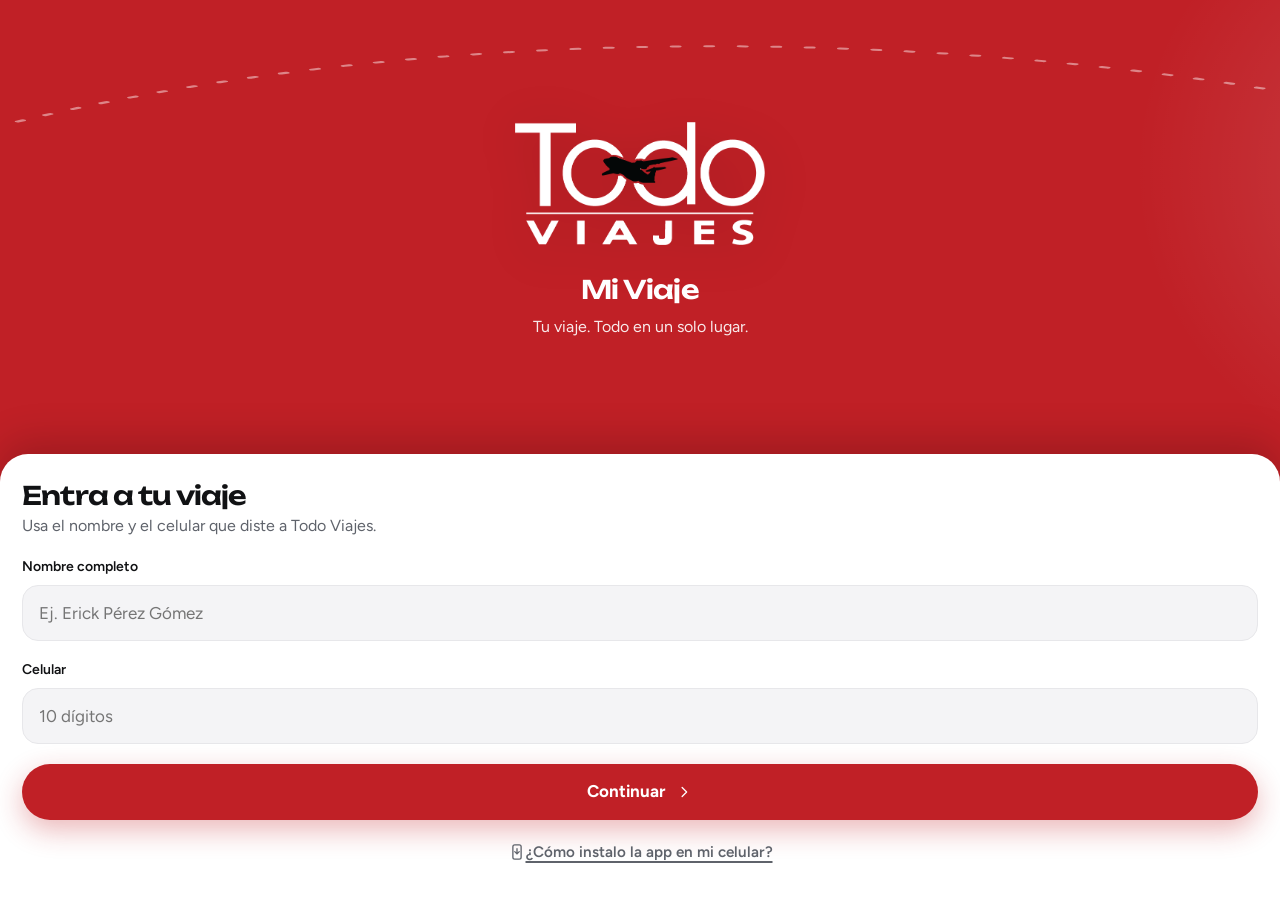
<file: index.html>
<!doctype html>
<html lang="es">
<head>
<meta charset="utf-8">
<meta name="viewport" content="width=device-width,initial-scale=1,viewport-fit=cover">
<meta name="theme-color" content="#C02026">
<meta name="apple-mobile-web-app-capable" content="yes">
<meta name="apple-mobile-web-app-status-bar-style" content="black-translucent">
<meta name="apple-mobile-web-app-title" content="Mi Viaje">
<title>Mi Viaje · Todo Viajes</title>
<meta name="description" content="Tu viaje. Todo en un solo lugar.">
<link rel="manifest" href="/manifest.webmanifest">
<link rel="icon" href="/assets/favicon.png" type="image/png">
<link rel="apple-touch-icon" href="/assets/apple-touch-icon.png">
<link rel="preload" as="image" href="/assets/logo-on-red.png">
<link rel="preconnect" href="https://fonts.googleapis.com">
<link rel="preconnect" href="https://fonts.gstatic.com" crossorigin>
<link href="https://fonts.googleapis.com/css2?family=Figtree:wght@400;600;700;800&family=Unbounded:wght@500;600&display=swap" rel="stylesheet">
<link rel="stylesheet" href="/assets/app.css">
</head>
<body data-tema="tropical">
<div id="root"><div class="skel" aria-busy="true"><i style="height:44px;width:40%"></i><i style="height:300px"></i><i style="height:120px"></i></div></div>
<div class="toast" id="toast"></div>
<script src="/config.js"></script>
<script src="/assets/app.js"></script>
</body>
</html>
</file>
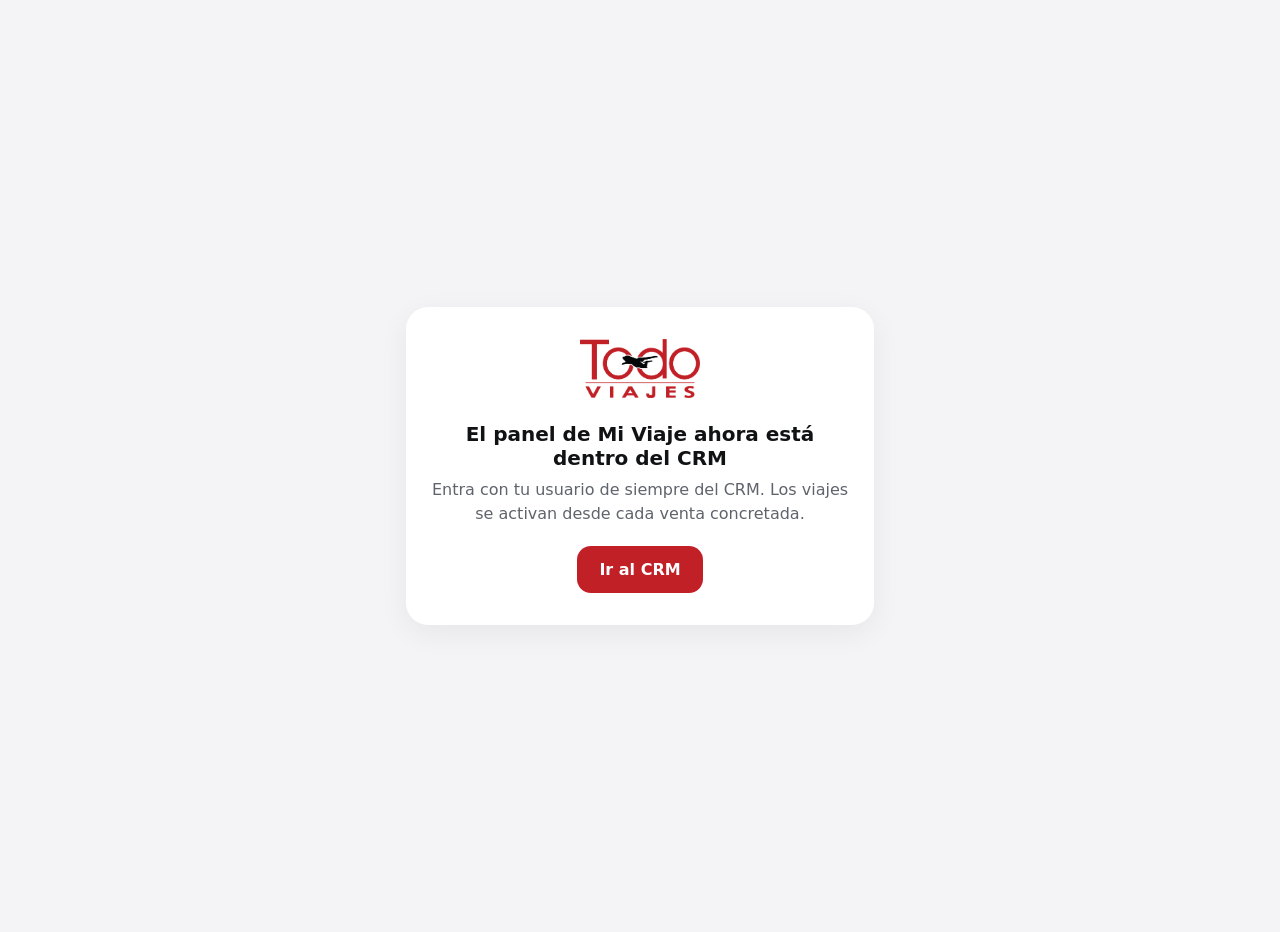
<file: panel/index.html>
<!doctype html>
<html lang="es">
<head>
<meta charset="utf-8">
<meta name="viewport" content="width=device-width,initial-scale=1">
<title>Panel Mi Viaje · Todo Viajes</title>
<meta http-equiv="refresh" content="4;url=https://todoviajes-registro.netlify.app">
<style>
  :root{--rojo:#C02026;--tinta:#111214;--papel:#F4F4F6;--gris:#5F636B}
  body{margin:0;min-height:100vh;display:grid;place-items:center;background:var(--papel);color:var(--tinta);font-family:system-ui,-apple-system,"Segoe UI",sans-serif;padding:16px}
  main{max-width:420px;text-align:center;background:#fff;border-radius:22px;padding:32px 24px;box-shadow:0 8px 30px rgba(0,0,0,.06)}
  img{width:120px}
  h1{font-size:20px;margin:20px 0 8px}
  p{color:var(--gris);line-height:1.5;margin:0 0 20px}
  a{display:inline-block;background:var(--rojo);color:#fff;text-decoration:none;font-weight:600;padding:14px 22px;border-radius:14px}
</style>
</head>
<body>
<main>
  <img src="/assets/logo.png" alt="Todo Viajes">
  <h1>El panel de Mi Viaje ahora está dentro del CRM</h1>
  <p>Entra con tu usuario de siempre del CRM. Los viajes se activan desde cada venta concretada.</p>
  <a href="https://todoviajes-registro.netlify.app">Ir al CRM</a>
</main>
</body>
</html>
</file>
<file: assets/app.css>
/* =====================================================================
   MI VIAJE · TODO VIAJES — Sistema visual
   Marca: rojo Todo Viajes + tinta + blanco. El destino tiñe solo la portada.
   Tipografía: Unbounded (display, eco de "VIAJES") + Figtree (texto).
   Ritmo 8pt · objetivos táctiles ≥ 44px · movimiento con significado.
   ===================================================================== */
:root{
  /* Marca */
  --rojo:#C02026; --rojo-700:#9B171C; --rojo-900:#5E0D11; --rojo-50:#FDEEEE; --rojo-100:#F9D6D7;
  --tinta:#111214; --tinta-80:#2A2C31; --gris:#5F636B; --gris-2:#8C9097; --linea:#E7E7EA;
  --papel:#F4F4F6; --blanco:#FFFFFF;
  --ok:#14804A; --ok-50:#E6F4EC; --aviso:#B26A00; --aviso-50:#FFF3DC;
  /* Destino (portada) */
  --dest-a:#0B4F5C; --dest-b:#11847D; --dest-c:#F2B562;
  /* Tipografía */
  --display:'Unbounded','Arial Black',system-ui,sans-serif;
  --texto:'Figtree',system-ui,-apple-system,'Segoe UI',Roboto,sans-serif;
  /* Forma */
  --r-xl:28px; --r-lg:22px; --r-md:16px; --r-sm:12px;
  --sombra-1:0 1px 2px rgba(17,18,20,.05),0 2px 8px rgba(17,18,20,.05);
  --sombra-2:0 2px 4px rgba(17,18,20,.04),0 12px 32px rgba(17,18,20,.10);
  --sombra-rojo:0 10px 28px rgba(192,32,38,.32);
  /* Movimiento */
  --t-press:120ms; --t-med:260ms; --t-slow:700ms;
  --ease:cubic-bezier(.2,.8,.2,1); --spring:cubic-bezier(.34,1.56,.64,1);
  /* Layout */
  --tabbar:68px; --safe-t:env(safe-area-inset-top,0px); --safe-b:env(safe-area-inset-bottom,0px);
  color-scheme:light;
}
[data-tema=tropical]{--dest-a:#0B4F5C;--dest-b:#11847D;--dest-c:#F2B562}
[data-tema=europa]{--dest-a:#2B1D2A;--dest-b:#5B2F44;--dest-c:#D7B47A}
[data-tema=aventura]{--dest-a:#1C3322;--dest-b:#3D6B42;--dest-c:#E0A458}
[data-tema=urbano]{--dest-a:#101522;--dest-b:#2B3550;--dest-c:#9DB4D9}
[data-tema=mexico]{--dest-a:#3E1410;--dest-b:#A3361F;--dest-c:#F0B83E}
[data-tema=crucero]{--dest-a:#0B2545;--dest-b:#1B5E9A;--dest-c:#9FD3EA}
[data-tema=otro]{--dest-a:#1A1C22;--dest-b:#3A3F4B;--dest-c:#E8A0A2}

*{box-sizing:border-box;-webkit-tap-highlight-color:transparent}
html{-webkit-text-size-adjust:100%;text-size-adjust:100%}
html,body{margin:0;background:var(--papel);color:var(--tinta);font-family:var(--texto);font-size:16px;line-height:1.5;-webkit-font-smoothing:antialiased}
body{min-height:100dvh;overflow-x:hidden;overscroll-behavior-y:none}
button{font:inherit;color:inherit;border:0;background:none;cursor:pointer;padding:0}
input{font:inherit;color:inherit}
a{color:inherit;text-decoration:none}
img{display:block;max-width:100%}
svg.i{width:22px;height:22px;flex:none;stroke:currentColor;fill:none;stroke-width:1.75;stroke-linecap:round;stroke-linejoin:round}
svg.i.sm{width:18px;height:18px} svg.i.lg{width:26px;height:26px}
:focus-visible{outline:3px solid var(--rojo);outline-offset:2px;border-radius:8px}
.hidden{display:none!important}
.sr{position:absolute;width:1px;height:1px;overflow:hidden;clip:rect(0 0 0 0);white-space:nowrap}

/* Pulsación: respuesta táctil inmediata (≤150ms), sin mover el layout */
.tap{transition:transform var(--t-press) var(--ease),background-color var(--t-med),box-shadow var(--t-med)}
.tap:active{transform:scale(.97)}

.app{max-width:560px;margin:0 auto;min-height:100dvh;position:relative;padding-bottom:calc(var(--tabbar) + var(--safe-b) + 28px)}
.muted{color:var(--gris)}
.small{font-size:.875rem}

/* ---------- Tipografía (4 tamaños, 2 pesos por familia) ---------- */
.d-xl{font-family:var(--display);font-weight:600;font-size:clamp(2.1rem,10.5vw,2.9rem);line-height:1.02;letter-spacing:-.035em}
.d-lg{font-family:var(--display);font-weight:600;font-size:1.6rem;line-height:1.1;letter-spacing:-.03em}
.d-md{font-family:var(--display);font-weight:500;font-size:1.15rem;line-height:1.2;letter-spacing:-.02em}
.kicker{font-size:.8125rem;font-weight:600;color:var(--gris);letter-spacing:.01em}

/* ---------- Esqueleto de carga ---------- */
.skel{padding:calc(var(--safe-t) + 20px) 20px}
.skel i{display:block;border-radius:var(--r-lg);background:linear-gradient(90deg,#E9E9EC 0%,#F6F6F8 50%,#E9E9EC 100%);background-size:200% 100%;animation:shimmer 1.2s linear infinite;margin-bottom:14px}
@keyframes shimmer{to{background-position:-200% 0}}

/* =====================================================================
   LOGIN
   ===================================================================== */
.login{min-height:100dvh;display:flex;flex-direction:column;background:var(--rojo);color:#fff;position:relative;overflow:hidden}
.login::before{content:"";position:absolute;inset:-20% -40% auto auto;width:120vw;height:120vw;max-width:700px;max-height:700px;border-radius:50%;background:radial-gradient(circle,rgba(255,255,255,.14),transparent 62%)}
.login-top{flex:1;display:flex;flex-direction:column;align-items:center;justify-content:center;text-align:center;padding:calc(var(--safe-t) + 40px) 28px 32px;position:relative}
.login-logo{width:min(62vw,250px);height:auto;filter:drop-shadow(0 8px 24px rgba(0,0,0,.15))}
.login-arc{position:absolute;left:0;right:0;top:calc(var(--safe-t) + 12px);height:150px;width:100%;pointer-events:none}
.login-arc path{stroke:rgba(255,255,255,.45);stroke-width:2;stroke-dasharray:2 9;fill:none;stroke-linecap:round}
.login-plane{offset-path:path("M -20 130 C 120 10, 300 10, 440 90");offset-rotate:auto;animation:fly 5.5s var(--ease) .3s both;width:30px;height:30px;position:absolute;left:0;top:calc(var(--safe-t) + 12px);color:#fff}
@keyframes fly{from{offset-distance:0%;opacity:0}10%{opacity:1}90%{opacity:1}to{offset-distance:100%;opacity:0}}
.login-title{font-family:var(--display);font-weight:600;font-size:1.6rem;letter-spacing:-.03em;margin:26px 0 6px}
.login-sub{opacity:.9;margin:0;max-width:26ch}
.sheet{background:var(--blanco);color:var(--tinta);border-radius:var(--r-xl) var(--r-xl) 0 0;padding:28px 22px calc(26px + var(--safe-b));box-shadow:0 -12px 40px rgba(0,0,0,.18);position:relative;animation:sheetIn .5s var(--ease) both}
@keyframes sheetIn{from{transform:translateY(40px);opacity:0}}
.sheet h2{margin:0 0 4px}
.field{display:block;margin-top:18px}
.field > span{display:block;font-size:.875rem;font-weight:600;margin-bottom:8px}
.field input{width:100%;height:56px;border-radius:var(--r-md);border:1.5px solid var(--linea);background:var(--papel);padding:0 16px;font-size:1.0625rem;outline:none;transition:border-color var(--t-med),background-color var(--t-med)}
.field input:focus{border-color:var(--tinta);background:#fff}
.msg{margin-top:12px;font-size:.9rem;font-weight:600;color:var(--rojo-700);min-height:1.35em}
.msg:empty{min-height:0;margin:0}
.btn{display:flex;align-items:center;justify-content:center;gap:10px;width:100%;min-height:56px;padding:0 22px;border-radius:999px;background:var(--rojo);color:#fff;font-weight:700;font-size:1.0625rem;margin-top:20px;box-shadow:var(--sombra-rojo);transition:transform var(--t-press) var(--ease),opacity var(--t-med),background-color var(--t-med)}
.btn:active{transform:scale(.97);background:var(--rojo-700)}
.btn[disabled]{opacity:.55;box-shadow:none}
.btn.ink{background:var(--tinta);box-shadow:0 10px 24px rgba(17,18,20,.22)}
.btn.light{background:rgba(255,255,255,.16);box-shadow:none;color:#fff;border:1px solid rgba(255,255,255,.28)}
.btn.white{background:#fff;color:var(--rojo);box-shadow:0 10px 24px rgba(0,0,0,.18)}
.btn.wa{background:#1E9E52;box-shadow:0 10px 24px rgba(30,158,82,.28)}
.link{display:flex;align-items:center;justify-content:center;min-height:44px;margin-top:6px;font-weight:600;color:var(--gris);font-size:.95rem;width:100%}
.link u{text-decoration-thickness:1.5px;text-underline-offset:4px}

/* PIN de 4 casillas (un solo input real encima: compatible con autocompletar y lectores) */
.pin{position:relative;display:flex;gap:12px;justify-content:center;margin:26px 0 6px}
.pin input{position:absolute;inset:0;width:100%;height:100%;opacity:0;font-size:16px;caret-color:transparent;z-index:2}
.pin b{width:60px;height:68px;border-radius:18px;border:1.5px solid var(--linea);background:var(--papel);display:grid;place-items:center;transition:border-color var(--t-med),background-color var(--t-med)}
.pin b::after{content:"";width:14px;height:14px;border-radius:50%;background:var(--tinta);transform:scale(0);transition:transform var(--t-med) var(--spring)}
.pin b.on::after{transform:scale(1)}
.pin b.cur{border-color:var(--tinta);background:#fff}
.pin.shake{animation:shake .4s}
@keyframes shake{20%,60%{transform:translateX(-8px)}40%,80%{transform:translateX(8px)}}

/* =====================================================================
   PORTADA (hero) + BOLETO
   ===================================================================== */
.hero{position:relative;color:#fff;padding:calc(var(--safe-t) + 14px) 20px 132px;background:
  radial-gradient(90% 70% at 100% 0%,color-mix(in srgb,var(--dest-c) 55%,transparent) 0%,transparent 60%),
  linear-gradient(170deg,var(--dest-a) 0%,var(--dest-b) 100%);overflow:hidden}
.hero.img{background:#1b1c1f;min-height:calc(var(--safe-t) + 340px)}
.hero-img{position:absolute;inset:0;background-size:cover;background-position:center 40%;background-repeat:no-repeat;transform:scale(1.06);animation:kenburns 14s ease-out both;opacity:0;transition:opacity .6s var(--ease)}
.hero-img.on{opacity:1}
@keyframes kenburns{to{transform:scale(1)}}
.hero-img::after{content:"";position:absolute;inset:0;background:linear-gradient(180deg,rgba(0,0,0,.5) 0%,rgba(0,0,0,.08) 38%,rgba(0,0,0,.08) 62%,rgba(0,0,0,.45) 100%)}
.hero.img .hello,.hero.img .topbar{text-shadow:0 1px 8px rgba(0,0,0,.35)}
.hero > :not(.hero-img):not(.hero-arc){position:relative}
.hero-arc{position:absolute;inset:auto 0 70px 0;width:100%;height:120px;opacity:.5}
.hero-arc path{stroke:#fff;stroke-width:1.5;stroke-dasharray:2 8;fill:none;stroke-linecap:round}
.topbar{display:flex;align-items:center;justify-content:space-between;min-height:44px}
.topbar img{height:30px;width:auto}
.avatar{width:44px;height:44px;border-radius:50%;background:rgba(255,255,255,.18);border:1px solid rgba(255,255,255,.35);display:grid;place-items:center;font-weight:700;backdrop-filter:blur(10px);-webkit-backdrop-filter:blur(10px)}
.hello{margin-top:22px;font-size:1.0625rem;opacity:.95}
.hello b{font-weight:700}
.stage-chip{display:inline-flex;align-items:center;gap:8px;margin-top:10px;padding:7px 12px 7px 10px;border-radius:999px;background:rgba(255,255,255,.16);border:1px solid rgba(255,255,255,.22);font-size:.8125rem;font-weight:600;backdrop-filter:blur(10px);-webkit-backdrop-filter:blur(10px)}
.stage-chip i{width:8px;height:8px;border-radius:50%;background:#fff;box-shadow:0 0 0 0 rgba(255,255,255,.7);animation:pulse 2s infinite}
@keyframes pulse{70%{box-shadow:0 0 0 8px rgba(255,255,255,0)}100%{box-shadow:0 0 0 0 rgba(255,255,255,0)}}

/* Boleto: muescas laterales y línea perforada */
.ticket{position:relative;margin:-112px 16px 0;background:var(--blanco);border-radius:var(--r-xl);box-shadow:var(--sombra-2);z-index:2;
  -webkit-mask:radial-gradient(circle 13px at 0 var(--cut,62%),#0000 98%,#000) left/51% 100% no-repeat,radial-gradient(circle 13px at 100% var(--cut,62%),#0000 98%,#000) right/51% 100% no-repeat;
          mask:radial-gradient(circle 13px at 0 var(--cut,62%),#0000 98%,#000) left/51% 100% no-repeat,radial-gradient(circle 13px at 100% var(--cut,62%),#0000 98%,#000) right/51% 100% no-repeat;
  animation:rise .7s var(--ease) both}
@keyframes rise{from{transform:translateY(24px);opacity:0}}
.ticket-a{padding:22px 22px 18px}
.ticket-b{padding:16px 22px 20px;border-top:2px dashed var(--linea);margin:0 14px;padding-left:8px;padding-right:8px}
.route{display:flex;align-items:center;gap:12px}
.route .code{font-family:var(--display);font-weight:600;font-size:1.6rem;letter-spacing:-.02em;line-height:1}
.route .city{font-size:.8125rem;color:var(--gris);margin-top:4px}
.route .mid{flex:1;display:flex;align-items:center;gap:6px;color:var(--rojo);min-width:30px}
.route .mid::before,.route .mid::after{content:"";flex:1;border-top:2px dotted var(--rojo-100)}
.route .end{text-align:right}
.dest-name{display:flex;align-items:baseline;gap:10px;margin-top:2px}
.dest-flag{font-size:1.6rem;line-height:1}
.dates{display:flex;align-items:center;gap:8px;margin-top:10px;color:var(--gris);font-weight:600;font-size:.9375rem}
.count-row{display:flex;align-items:center;justify-content:space-between;gap:12px}
.count-label{font-weight:600;line-height:1.25;max-width:13ch}
.count-label small{display:block;font-weight:400;color:var(--gris);font-size:.875rem;margin-top:2px}

/* Tablero de aeropuerto (split-flap) */
.flap{display:flex;gap:5px}
.flap span{position:relative;width:46px;height:62px;border-radius:10px;background:var(--tinta);color:#fff;font-family:var(--display);font-weight:600;font-size:2.1rem;display:grid;place-items:center;overflow:hidden;box-shadow:inset 0 -2px 0 rgba(255,255,255,.06)}
.flap span::after{content:"";position:absolute;left:0;right:0;top:50%;height:1.5px;background:rgba(0,0,0,.55);box-shadow:0 1px 0 rgba(255,255,255,.07)}
.flap span.go{animation:flip .55s var(--ease) both}
.flap span.tick{animation:tick .16s linear both}
@keyframes tick{0%{transform:rotateX(70deg);opacity:.55}100%{transform:none;opacity:1}}
.flap.landed{animation:landed .5s var(--spring) both}
@keyframes landed{0%{transform:scale(1)}40%{transform:scale(1.08)}100%{transform:scale(1)}}
.count-label small{transition:opacity .4s var(--ease),transform .4s var(--ease)}
.count-row.counting .count-label small{opacity:0;transform:translateY(4px)}
@keyframes flip{0%{transform:rotateX(90deg);opacity:.2}60%{transform:rotateX(-12deg);opacity:1}100%{transform:none}}
.flap.big span{width:54px;height:72px;font-size:2.5rem}
.big-word{font-family:var(--display);font-weight:600;font-size:1.6rem;letter-spacing:-.03em;line-height:1.1}

/* =====================================================================
   SECCIONES / TARJETAS
   ===================================================================== */
.section{margin:28px 16px 0}
.sec-head{display:flex;align-items:center;justify-content:space-between;gap:12px;margin:0 4px 12px;min-height:32px}
.sec-head h3{margin:0}
.sec-head .more{display:inline-flex;align-items:center;gap:2px;color:var(--rojo);font-weight:700;font-size:.9375rem;min-height:44px;padding-left:8px}
.card{background:var(--blanco);border-radius:var(--r-lg);box-shadow:var(--sombra-1);overflow:hidden}
.card-p{padding:20px}

/* Plan de vuelo: progreso del viaje como una ruta */
.flightplan{padding:20px 20px 16px}
.fp-top{display:flex;align-items:flex-end;justify-content:space-between}
.fp-pct{font-family:var(--display);font-weight:600;font-size:2.4rem;letter-spacing:-.04em;line-height:1}
.fp-pct small{font-size:1rem;letter-spacing:0;margin-left:2px}
.fp-svg{display:block;width:100%;height:84px;margin-top:6px;overflow:visible}
.fp-base{stroke:var(--linea);stroke-width:2.5;fill:none;stroke-dasharray:3 7;stroke-linecap:round}
.fp-done{stroke:var(--rojo);stroke-width:3;fill:none;stroke-linecap:round}
.fp-dot{fill:#fff;stroke:var(--linea);stroke-width:2.5}
.fp-dot.ok{fill:var(--rojo);stroke:var(--rojo)}
.fp-plane{color:var(--tinta)}
.fp-steps{display:grid;grid-template-columns:repeat(5,1fr);margin-top:2px;text-align:center;font-size:.75rem;font-weight:600;color:var(--gris-2)}
.fp-steps .ok{color:var(--tinta)}

/* Siguiente paso: CTA en la zona del pulgar */
.next{display:flex;align-items:center;gap:14px;width:100%;text-align:left;padding:18px 18px 18px 16px;border-radius:var(--r-lg);background:var(--rojo);color:#fff;box-shadow:var(--sombra-rojo);position:relative;overflow:hidden}
.next::after{content:"";position:absolute;right:-30px;top:-30px;width:120px;height:120px;border-radius:50%;background:rgba(255,255,255,.08)}
.next .ic{width:48px;height:48px;border-radius:14px;background:rgba(255,255,255,.16);display:grid;place-items:center;flex:none}
.next .t small{display:block;font-size:.8125rem;opacity:.85;font-weight:600}
.next .t strong{display:block;font-size:1.0625rem;line-height:1.3;margin-top:2px}
.next .chev{margin-left:auto;opacity:.85}
.next.ink{background:var(--tinta);box-shadow:0 10px 24px rgba(17,18,20,.2)}

.tiles{display:grid;grid-template-columns:1fr 1fr;gap:12px}
.tile{background:var(--blanco);border-radius:var(--r-lg);box-shadow:var(--sombra-1);padding:16px;text-align:left;width:100%;min-height:136px;display:flex;flex-direction:column}
.tile-top{display:flex;align-items:center;justify-content:space-between;min-height:44px}
.tile-top .bub{width:36px;height:36px;border-radius:11px;display:grid;place-items:center;background:var(--rojo-50);color:var(--rojo)}
.tile .k{font-size:.8125rem;font-weight:600;color:var(--gris);margin-top:auto;padding-top:12px}
.tile .v{font-family:var(--display);font-weight:600;font-size:1.25rem;letter-spacing:-.02em;line-height:1.2}
.tile .s{font-size:.8125rem;color:var(--gris)}
.ring{--p:0;width:40px;height:40px;border-radius:50%;background:conic-gradient(var(--rojo) calc(var(--p)*1%),var(--rojo-50) 0);display:grid;place-items:center}
.ring::after{content:"";width:30px;height:30px;border-radius:50%;background:#fff}

/* Tarjetas de segmentos */
.seg{padding:18px 20px;position:relative}
.seg + .seg{border-top:1px solid var(--linea)}
.seg-type{display:inline-flex;align-items:center;gap:8px;font-size:.8125rem;font-weight:700;color:var(--rojo)}
.seg-type .bub{width:30px;height:30px;border-radius:9px;background:var(--rojo-50);display:grid;place-items:center}
.seg-title{margin:10px 0 2px}
.seg-place{display:flex;align-items:flex-start;gap:6px;font-size:.9rem;color:var(--gris);margin-top:6px}
.seg-place a{text-decoration:underline;text-underline-offset:3px;text-decoration-color:var(--linea)}
.meta{display:grid;grid-template-columns:1fr 1fr;gap:12px 16px;margin-top:14px}
.meta div span{display:block;font-size:.75rem;font-weight:600;color:var(--gris)}
.meta div b{font-weight:700;font-size:.9375rem}
.seg-desc{margin-top:12px;font-size:.9375rem;color:var(--gris);white-space:pre-line}
.boarding{display:flex;align-items:center;gap:10px;margin-top:12px}
.boarding .code{font-family:var(--display);font-weight:600;font-size:1.5rem;letter-spacing:-.02em;line-height:1}
.boarding .time{font-size:.875rem;color:var(--gris);font-weight:600;margin-top:4px}
.boarding .mid{flex:1;display:flex;align-items:center;color:var(--rojo)}
.boarding .mid::before,.boarding .mid::after{content:"";flex:1;border-top:2px dotted var(--rojo-100)}
.boarding .r{text-align:right}

/* =====================================================================
   MI VIAJE
   ===================================================================== */
.page-head{padding:calc(var(--safe-t) + 22px) 20px 8px}
.page-head .kicker{display:flex;align-items:center;gap:8px}
.page-head h1{margin:8px 0 6px}
.subnav{position:sticky;top:0;z-index:12;display:flex;gap:8px;overflow-x:auto;padding:calc(var(--safe-t) + 10px) 16px 10px;background:color-mix(in srgb,var(--papel) 88%,transparent);backdrop-filter:blur(14px);-webkit-backdrop-filter:blur(14px);scrollbar-width:none}
.subnav::-webkit-scrollbar{display:none}
.subnav button{flex:none;min-height:40px;padding:0 16px;border-radius:999px;background:var(--blanco);box-shadow:var(--sombra-1);font-weight:600;font-size:.9375rem;color:var(--tinta-80)}
.subnav button.on{background:var(--tinta);color:#fff}
.trip-switch{display:flex;gap:10px;overflow-x:auto;padding:4px 20px 6px;scrollbar-width:none}
.trip-switch::-webkit-scrollbar{display:none}
.trip-switch button{flex:none;display:flex;align-items:center;gap:8px;min-height:44px;padding:0 14px;border-radius:14px;background:var(--blanco);box-shadow:var(--sombra-1);font-weight:600}
.trip-switch button.on{outline:2px solid var(--rojo)}
.travelers{display:flex;align-items:center;gap:10px;margin-top:12px}
.faces{display:flex}
.faces b{width:32px;height:32px;border-radius:50%;background:var(--tinta);color:#fff;display:grid;place-items:center;font-size:.8125rem;font-weight:700;border:2px solid var(--papel);margin-left:-8px}
.faces b:first-child{margin-left:0;background:var(--rojo)}

.days{display:flex;gap:8px;overflow-x:auto;padding:2px 4px 12px;scrollbar-width:none;scroll-snap-type:x mandatory}
.days::-webkit-scrollbar{display:none}
.day{flex:none;scroll-snap-align:start;width:64px;min-height:76px;border-radius:18px;background:var(--blanco);box-shadow:var(--sombra-1);display:flex;flex-direction:column;align-items:center;justify-content:center;gap:2px}
.day small{font-size:.75rem;font-weight:600;color:var(--gris)}
.day b{font-family:var(--display);font-weight:600;font-size:1.25rem;line-height:1.1}
.day.on{background:var(--rojo);color:#fff;box-shadow:var(--sombra-rojo)}
.day.on small{color:rgba(255,255,255,.85)}
.day.today:not(.on){outline:2px solid var(--rojo-100)}
.tl{padding:8px 0}
.tl-item{display:grid;grid-template-columns:64px 20px 1fr;gap:0 10px;padding:12px 18px 12px 14px;position:relative;animation:rise .4s var(--ease) both}
.tl-time{font-weight:700;font-size:.875rem;text-align:right;padding-top:1px}
.tl-rail{position:relative;display:flex;justify-content:center}
.tl-rail::before{content:"";position:absolute;top:0;bottom:-24px;width:2px;background:var(--rojo-100)}
.tl-item:last-child .tl-rail::before{display:none}
.tl-rail i{position:relative;width:14px;height:14px;border-radius:50%;background:#fff;border:3px solid var(--rojo);margin-top:3px}
.tl-body .t{font-weight:700;display:flex;align-items:center;gap:8px}
.tl-body .d{font-size:.875rem;color:var(--gris)}
.empty-note{display:flex;gap:14px;align-items:center;padding:20px;color:var(--gris)}
.empty-note .bub{width:44px;height:44px;border-radius:14px;background:var(--papel);display:grid;place-items:center;flex:none;color:var(--tinta-80)}

/* Pagos: anillo + recibo */
.pay-top{display:flex;align-items:center;gap:18px;padding:20px}
.donut{width:104px;height:104px;flex:none;position:relative}
.donut svg{width:100%;height:100%;transform:rotate(-90deg)}
.donut .bg{stroke:var(--rojo-50);stroke-width:10;fill:none}
.donut .fg{stroke:var(--rojo);stroke-width:10;fill:none;stroke-linecap:round;transition:stroke-dashoffset 1.2s var(--ease)}
.donut .lbl{position:absolute;inset:0;display:grid;place-items:center;text-align:center;font-family:var(--display);font-weight:600;font-size:1.25rem;letter-spacing:-.02em;line-height:1}
.donut .lbl small{display:block;font-family:var(--texto);font-weight:600;font-size:.6875rem;color:var(--gris);letter-spacing:0;margin-top:4px}
.amounts{flex:1;display:grid;gap:10px}
.amounts div span{display:block;font-size:.8125rem;font-weight:600;color:var(--gris)}
.amounts div b{font-weight:700;font-size:1.0625rem}
.amounts .paid b{color:var(--ok)}
.receipt{border-top:2px dashed var(--linea);margin:0 16px;padding:8px 0 4px}
.mile{display:grid;grid-template-columns:28px 1fr auto;gap:12px;align-items:center;padding:12px 4px}
.mile + .mile{border-top:1px solid var(--linea)}
.mile .st{width:28px;height:28px;border-radius:50%;display:grid;place-items:center;background:var(--papel);color:var(--gris)}
.mile .st.ok{background:var(--ok-50);color:var(--ok)}
.mile .st.due{background:var(--aviso-50);color:var(--aviso)}
.mile .st.late{background:var(--rojo-50);color:var(--rojo)}
.mile .t{font-weight:700}
.mile .d{font-size:.8125rem;color:var(--gris)}
.mile .r{text-align:right;font-size:.875rem;font-weight:600}
.badge{display:inline-flex;align-items:center;gap:6px;padding:5px 10px;border-radius:999px;font-size:.75rem;font-weight:700;background:var(--papel);color:var(--tinta-80)}
.badge.ok{background:var(--ok-50);color:var(--ok)} .badge.due{background:var(--aviso-50);color:var(--aviso)} .badge.late{background:var(--rojo-50);color:var(--rojo-700)} .badge.red{background:var(--rojo-50);color:var(--rojo-700)}
.sub-title{font-size:.8125rem;font-weight:700;color:var(--gris);padding:14px 20px 0}

/* Documentos estilo cartera */
.wallet{display:grid;gap:10px}
.doc{display:flex;align-items:center;gap:14px;width:100%;text-align:left;padding:16px;border-radius:var(--r-lg);background:var(--blanco);box-shadow:var(--sombra-1);position:relative;overflow:hidden;min-height:72px}
.doc::before{content:"";position:absolute;left:0;top:0;bottom:0;width:5px;background:var(--c,var(--rojo))}
.doc .bub{width:44px;height:44px;border-radius:13px;display:grid;place-items:center;background:color-mix(in srgb,var(--c,var(--rojo)) 12%,#fff);color:var(--c,var(--rojo));flex:none}
.doc .t{font-weight:700;line-height:1.3}
.doc .d{font-size:.8125rem;color:var(--gris)}
.doc .open{margin-left:auto;display:flex;align-items:center;gap:4px;font-weight:700;font-size:.875rem;color:var(--rojo)}
.doc.loading .open{opacity:.5}

/* Checklist con trazo animado */
.check{display:flex;align-items:center;gap:14px;width:100%;text-align:left;padding:14px 20px;min-height:60px}
.check + .check{border-top:1px solid var(--linea)}
.check .box{width:28px;height:28px;border-radius:9px;border:2px solid #CFCFD4;flex:none;display:grid;place-items:center;transition:background-color var(--t-med),border-color var(--t-med)}
.check .box svg{width:16px;height:16px;stroke:#fff;stroke-width:3;fill:none;stroke-linecap:round;stroke-linejoin:round;stroke-dasharray:24;stroke-dashoffset:24;transition:stroke-dashoffset .35s var(--ease) .05s}
.check.on .box{background:var(--rojo);border-color:var(--rojo)}
.check.on .box svg{stroke-dashoffset:0}
.check .txt{transition:color var(--t-med)}
.check.on .txt{color:var(--gris);text-decoration:line-through;text-decoration-color:var(--gris-2)}
.check.locked{cursor:default}
.check .who{margin-left:auto;font-size:.75rem;color:var(--gris);font-weight:600;display:flex;align-items:center;gap:4px;flex:none}
.cl-head{display:flex;align-items:center;gap:14px;padding:18px 20px 6px}
.mini-bar{flex:1;height:6px;border-radius:99px;background:var(--rojo-50);overflow:hidden}
.mini-bar i{display:block;height:100%;background:var(--rojo);border-radius:99px;transform-origin:left;transition:transform .8s var(--ease)}

.text-card{padding:18px 20px;white-space:pre-line}
.contact{display:flex;align-items:center;gap:14px;padding:16px 20px;width:100%;min-height:72px}
.contact .ava{width:48px;height:48px;border-radius:50%;background:var(--tinta);color:#fff;display:grid;place-items:center;font-weight:700;flex:none}
.contact .t{font-weight:700}
.contact .d{font-size:.875rem;color:var(--gris)}
.contact .go{margin-left:auto;width:44px;height:44px;border-radius:50%;background:#1E9E52;color:#fff;display:grid;place-items:center}

/* =====================================================================
   BENEFICIOS
   ===================================================================== */
.invite{position:relative;background:var(--rojo);color:#fff;border-radius:var(--r-xl);overflow:hidden;box-shadow:var(--sombra-rojo);
  -webkit-mask:radial-gradient(circle 14px at 0 var(--cut,66%),#0000 98%,#000) left/51% 100% no-repeat,radial-gradient(circle 14px at 100% var(--cut,66%),#0000 98%,#000) right/51% 100% no-repeat;
          mask:radial-gradient(circle 14px at 0 var(--cut,66%),#0000 98%,#000) left/51% 100% no-repeat,radial-gradient(circle 14px at 100% var(--cut,66%),#0000 98%,#000) right/51% 100% no-repeat}
.invite-a{padding:24px 22px 22px;position:relative}
.invite-a::after{content:"";position:absolute;right:-50px;top:-50px;width:200px;height:200px;border-radius:50%;border:28px solid rgba(255,255,255,.07)}
.invite-a > *{position:relative;z-index:1}
.invite .kick{display:inline-flex;align-items:center;gap:8px;font-weight:600;font-size:.875rem;opacity:.92}
.invite h2{margin:12px 0 8px}
.invite p{margin:0;opacity:.92}
.invite-b{border-top:2px dashed rgba(255,255,255,.35);margin:0 18px;padding:18px 4px 22px}
.code-box{display:flex;align-items:center;justify-content:space-between;gap:12px;background:rgba(0,0,0,.16);border-radius:var(--r-md);padding:14px 16px}
.code-box small{display:block;font-size:.75rem;opacity:.8;font-weight:600}
.code-box b{font-family:var(--display);font-weight:600;font-size:1.6rem;letter-spacing:.06em}
.code-box button{min-width:44px;min-height:44px;border-radius:12px;background:rgba(255,255,255,.16);display:grid;place-items:center;color:#fff}
.invite .row-btns{display:grid;grid-template-columns:1fr 1fr;gap:10px}
.invite .row-btns .btn{margin-top:10px;font-size:.9375rem;min-height:48px;white-space:nowrap;padding:0 12px;gap:8px}
.stats{display:grid;grid-template-columns:1fr 1fr;gap:12px}
.stat{background:var(--blanco);border-radius:var(--r-lg);box-shadow:var(--sombra-1);padding:18px}
.stat b{display:block;font-family:var(--display);font-weight:600;font-size:2.2rem;letter-spacing:-.04em;line-height:1}
.stat span{display:block;font-size:.875rem;color:var(--gris);margin-top:8px;line-height:1.3}
.goal{padding:18px 20px}
.goal .dots{display:flex;gap:8px;margin-top:12px}
.goal .dots i{flex:1;height:8px;border-radius:99px;background:var(--rojo-50)}
.goal .dots i.on{background:var(--rojo)}
.coupon{display:flex;align-items:center;gap:14px;padding:16px 18px;border-radius:var(--r-lg);background:var(--blanco);box-shadow:var(--sombra-1);border:1.5px dashed var(--rojo-100);position:relative}
.coupon + .coupon{margin-top:10px}
.coupon .bub{width:44px;height:44px;border-radius:13px;display:grid;place-items:center;background:var(--rojo-50);color:var(--rojo);flex:none}
.coupon.used{opacity:.6;border-color:var(--linea)}
.coupon.used .bub{background:var(--papel);color:var(--gris)}
.coupon .t{font-weight:700;line-height:1.3}
.coupon .d{font-size:.8125rem;color:var(--gris)}
.coupon .badge{margin-left:auto;flex:none}
.friend{display:flex;align-items:center;gap:12px;padding:12px 20px;min-height:60px}
.friend + .friend{border-top:1px solid var(--linea)}
.friend .ava{width:38px;height:38px;border-radius:50%;background:var(--rojo-50);color:var(--rojo);display:grid;place-items:center;font-weight:700}

/* =====================================================================
   PERFIL / PASAPORTE
   ===================================================================== */
.passport{margin:0 16px;border-radius:14px 22px 22px 14px;background:repeating-radial-gradient(circle at 115% -10%,rgba(255,255,255,.07) 0 1px,transparent 1px 12px),linear-gradient(135deg,var(--rojo) 0%,var(--rojo-700) 100%);color:#fff;padding:24px 22px;position:relative;overflow:hidden;box-shadow:var(--sombra-rojo),inset 10px 0 0 rgba(0,0,0,.12);min-height:200px;display:flex;flex-direction:column;animation:rise .6s var(--ease) both}
.passport::after{content:"";position:absolute;inset:12px 12px 12px 22px;border:1px solid rgba(255,255,255,.22);border-radius:10px;pointer-events:none}
.passport img{width:130px;height:auto}
.passport .pname{margin-top:auto}
.passport .pname small{display:block;opacity:.8;font-size:.8125rem;font-weight:600}
.passport .pname b{font-family:var(--display);font-weight:500;font-size:1.15rem;letter-spacing:-.01em}
.passport .pcount{position:absolute;right:22px;top:22px;text-align:right}
.passport .pcount b{display:block;font-family:var(--display);font-weight:600;font-size:2.2rem;line-height:1}
.passport .pcount small{font-size:.75rem;opacity:.85;font-weight:600}
.stamps{display:grid;grid-template-columns:repeat(3,1fr);gap:14px;padding:18px}
.stamp{aspect-ratio:1;color:var(--rojo);position:relative;display:grid;place-items:center;transform:rotate(var(--rot,-8deg));animation:stamp .5s var(--spring) both;animation-delay:calc(var(--i,0) * 90ms)}
.stamp svg{position:absolute;inset:0;width:100%;height:100%}
.stamp .f{font-size:1.6rem;line-height:1;position:relative}
@keyframes stamp{from{transform:rotate(var(--rot,-8deg)) scale(1.5);opacity:0}to{opacity:.95}}
.stamp.empty{color:#C9CAD0}
.stamp.empty span{transform:rotate(calc(var(--rot) * -1));font-size:.75rem;color:var(--gris-2);text-align:center;line-height:1.2;max-width:70%}
.list-row{display:flex;align-items:center;gap:14px;padding:14px 20px;width:100%;text-align:left;min-height:64px}
.list-row + .list-row{border-top:1px solid var(--linea)}
.list-row .bub{width:42px;height:42px;border-radius:12px;background:var(--papel);display:grid;place-items:center;flex:none;color:var(--tinta-80);font-size:1.3rem}
.list-row .t{font-weight:700}
.list-row .d{font-size:.8125rem;color:var(--gris)}
.list-row .r{margin-left:auto;color:var(--gris-2);display:flex;align-items:center;gap:6px;font-size:.8125rem;font-weight:600;flex:none}

/* =====================================================================
   NAVEGACIÓN
   ===================================================================== */
.tabbar{position:fixed;left:50%;transform:translateX(-50%);bottom:calc(10px + var(--safe-b));width:calc(100% - 24px);max-width:536px;height:var(--tabbar);border-radius:24px;background:rgba(255,255,255,.88);backdrop-filter:saturate(1.6) blur(18px);-webkit-backdrop-filter:saturate(1.6) blur(18px);box-shadow:0 10px 30px rgba(17,18,20,.14),0 0 0 1px rgba(17,18,20,.05);display:grid;grid-template-columns:repeat(4,1fr);z-index:30;padding:6px}
.tab{position:relative;display:flex;flex-direction:column;align-items:center;justify-content:center;gap:3px;font-size:.6875rem;font-weight:700;color:var(--gris);border-radius:18px;transition:color var(--t-med)}
.tab .i{width:24px;height:24px;transition:transform var(--t-med) var(--spring)}
.tab.on{color:var(--rojo)}
.tab.on::before{content:"";position:absolute;inset:0;border-radius:18px;background:var(--rojo-50);animation:pill .3s var(--ease) both}
.tab.on .i{transform:translateY(-1px) scale(1.06)}
.tab > *{position:relative}
@keyframes pill{from{transform:scale(.7);opacity:0}}
.help-fab{position:fixed;right:max(16px,calc(50% - 280px + 16px));bottom:calc(var(--tabbar) + var(--safe-b) + 24px);width:52px;height:52px;border-radius:50%;background:#1E9E52;color:#fff;display:grid;place-items:center;box-shadow:0 10px 24px rgba(30,158,82,.35);z-index:25}
.help-fab svg{width:26px;height:26px;fill:#fff}
.help-fab{transition:transform var(--t-med) var(--ease),opacity var(--t-med)}
.help-fab.away{transform:translateY(24px) scale(.6);opacity:0;pointer-events:none}

.toast{position:fixed;left:50%;bottom:calc(var(--tabbar) + var(--safe-b) + 28px);transform:translateX(-50%) translateY(16px);background:var(--tinta);color:#fff;padding:12px 18px;border-radius:14px;font-weight:600;font-size:.9375rem;opacity:0;transition:opacity var(--t-med),transform var(--t-med) var(--ease);z-index:50;pointer-events:none;max-width:calc(100% - 32px);text-align:center;display:flex;align-items:center;gap:8px}
.toast.show{opacity:1;transform:translateX(-50%) translateY(0)}

.view{animation:viewIn var(--t-med) var(--ease) both}
@keyframes viewIn{from{opacity:0;transform:translateY(8px)}}
.reveal{animation:rise .5s var(--ease) both;animation-delay:calc(var(--d,0) * 70ms)}
.empty-state{padding:calc(var(--safe-t) + 40px) 24px 24px;text-align:center}
.empty-state .bub{width:84px;height:84px;margin:0 auto 18px;border-radius:26px;background:var(--rojo-50);color:var(--rojo);display:grid;place-items:center}
.confetti{position:fixed;inset:0;pointer-events:none;z-index:60}
.foot{text-align:center;margin:28px 0 8px;color:var(--gris-2);font-size:.8125rem}
.foot img{height:22px;width:auto;margin:0 auto 8px;opacity:.9}

@media (min-width:430px){.section{margin-left:20px;margin-right:20px}.ticket{margin-left:20px;margin-right:20px}}
@media (max-width:359px){.flap span{width:40px;height:56px;font-size:1.8rem}.route .code{font-size:1.35rem}.pin b{width:54px;height:62px}}
@media (prefers-reduced-motion:reduce){*,*::before,*::after{animation-duration:.01ms!important;animation-delay:0ms!important;transition-duration:.01ms!important}}

.route .mid svg,.boarding .mid svg{transform:rotate(90deg)}
.login-plane svg{transform:rotate(90deg)}

/* =====================================================================
   INSTALAR LA APP · guía paso a paso
   ===================================================================== */
[hidden]{display:none!important}
body.no-scroll{overflow:hidden}
.inst-ov{position:fixed;inset:0;z-index:60;background:rgba(17,18,20,.5);display:flex;align-items:flex-end;justify-content:center;animation:fadeIn .25s ease both}
@keyframes fadeIn{from{opacity:0}}
.sheet.inst{width:100%;max-width:520px;max-height:92vh;overflow-y:auto;overscroll-behavior:contain;padding-top:22px}
.inst-x{position:absolute;top:10px;right:12px;width:44px;height:44px;border-radius:50%;font-size:1.6rem;line-height:1;color:var(--gris);display:grid;place-items:center}
.inst-head{display:flex;align-items:center;gap:14px;padding-right:36px}
.inst-head img{width:56px;height:56px;border-radius:14px;box-shadow:var(--sombra-1);flex:none}
.inst-head h2{margin:0}
.inst-head p{margin:4px 0 0;font-size:.9375rem}
.inst-tabs{display:flex;gap:4px;margin-top:18px;padding:4px;background:var(--papel);border-radius:999px}
.inst-tabs button{flex:1;min-height:40px;border-radius:999px;font-weight:700;color:var(--gris);font-size:.9375rem}
.inst-tabs button[aria-selected=true]{background:var(--blanco);color:var(--tinta);box-shadow:var(--sombra-1)}
.inst-warn{display:flex;gap:10px;align-items:flex-start;margin-top:14px;padding:12px 14px;border-radius:var(--r-md);background:var(--aviso-50);color:var(--aviso);font-weight:600;font-size:.9rem}
.inst-steps{list-style:none;margin:16px 0 0;padding:0;display:grid;gap:4px}
.inst-step{display:flex;gap:14px;padding:12px 0;animation:rise .45s var(--ease) both;animation-delay:calc(var(--i) * 70ms)}
.inst-step + .inst-step{border-top:1px solid var(--linea)}
.inst-n{flex:none;width:30px;height:30px;border-radius:50%;background:var(--rojo);color:#fff;font-weight:800;display:grid;place-items:center;font-size:.9375rem}
.inst-step .t{font-size:1rem;line-height:1.35}
.inst-step .d{font-size:.875rem;color:var(--gris);margin-top:3px;line-height:1.4}
.inst-demo{margin-top:8px}
.inst-chip{display:inline-flex;align-items:center;gap:8px;min-height:36px;padding:6px 12px;border-radius:10px;background:var(--papel);border:1px solid var(--linea);color:#0A84FF;font-size:.875rem}
.inst-chip b{color:var(--tinta);font-weight:600}
.inst-chip:not(:has(svg)) b{color:#0A84FF;font-weight:700}
.inst-banner{position:relative;display:flex;align-items:center;gap:12px;padding:14px 64px 14px 12px;border-radius:var(--r-lg);background:var(--tinta);color:#fff;box-shadow:var(--sombra-2)}
.inst-banner img{width:44px;height:44px;border-radius:11px;flex:none}
.inst-banner .tx{flex:1;min-width:0;display:flex;flex-direction:column;line-height:1.3}
.inst-banner .tx span{font-size:.8125rem;opacity:.8}
.inst-go{flex:none;min-height:40px;padding:0 14px;border-radius:999px;background:var(--rojo);color:#fff;font-weight:700;font-size:.875rem}
.inst-no{position:absolute;top:2px;right:2px;width:40px;height:40px;color:#fff;opacity:.6;font-size:1.3rem;line-height:1}
@media (prefers-reduced-motion: reduce){.inst-step,.inst-ov{animation:none}}

/* =====================================================================
   VUELO EN VIVO
   ===================================================================== */
.live-dot{position:relative;flex:none;width:12px;height:12px;border-radius:50%;background:#FF3B30;box-shadow:0 0 0 0 rgba(255,59,48,.6);animation:livePulse 1.6s infinite}
.live-dot.sm{width:8px;height:8px;display:inline-block;margin-right:2px;vertical-align:middle;background:currentColor}
@keyframes livePulse{0%{box-shadow:0 0 0 0 rgba(255,59,48,.55)}70%{box-shadow:0 0 0 10px rgba(255,59,48,0)}100%{box-shadow:0 0 0 0 rgba(255,59,48,0)}}
/* Panel del vuelo en vivo (dentro de la app) */
.vivo{margin-top:14px;border-radius:var(--r-md);background:#fff;border:1px solid var(--linea);padding:12px 14px;animation:rise .45s var(--ease) both}
.vivo.big{padding:14px;box-shadow:0 6px 18px rgba(17,18,20,.07)}
.vivo-load{display:flex;align-items:center;gap:10px;color:var(--gris);font-size:.88rem;min-height:28px}
.vivo-radar{position:relative;width:18px;height:18px;border-radius:50%;background:var(--rojo-50);flex:none}
.vivo-radar::after{content:"";position:absolute;inset:0;border-radius:50%;border:2px solid var(--rojo);animation:radar 1.3s ease-out infinite}
@keyframes radar{from{transform:scale(.4);opacity:1}to{transform:scale(1.5);opacity:0}}
.vivo-msg{display:flex;gap:8px;align-items:flex-start;font-size:.86rem;color:var(--tinta-80);line-height:1.4}
.vivo-msg svg{flex:none;color:var(--rojo);margin-top:2px}
.vivo-msg a{color:var(--rojo-700);font-weight:700;text-decoration:underline}
.vivo-top{display:flex;align-items:center;justify-content:space-between;gap:8px}
.vivo-pill{display:inline-flex;align-items:center;gap:6px;font-weight:800;font-size:.82rem;padding:6px 11px;border-radius:999px;background:#EAF2FF;color:#1D5FD1}
.vivo-pill .live-dot{animation:none;box-shadow:none}
.vivo-pill.e-a_tiempo,.vivo-pill.e-aterrizo{background:#E5F7EC;color:#147A3D}
.vivo-pill.e-demorado,.vivo-pill.e-puerta_cerrada{background:#FFF3DC;color:#9A5B00}
.vivo-pill.e-cancelado,.vivo-pill.e-desviado{background:#FDE7E7;color:#B42318}
.vivo-pill.e-abordando,.vivo-pill.e-documentacion{background:#FFF0E6;color:#C24A0B}
.vivo-pill.e-en_vuelo,.vivo-pill.e-aproximando{background:#EEE9FF;color:#5B3CC4}
.vivo-pill.e-abordando .live-dot,.vivo-pill.e-en_vuelo .live-dot,.vivo-pill.e-aproximando .live-dot,.vivo-pill.e-a_tiempo .live-dot{animation:dotBlink 1.4s infinite}
@keyframes dotBlink{50%{opacity:.25}}
.vivo-upd{display:inline-flex;align-items:center;gap:5px;min-height:36px;padding:0 4px;background:none;border:0;color:var(--gris);font:inherit;font-size:.76rem;font-weight:600;cursor:pointer}
.vivo-upd.girando svg{animation:spin .8s linear infinite}
@keyframes spin{to{transform:rotate(360deg)}}
.vivo-cols{display:grid;grid-template-columns:1fr 1fr;gap:10px;margin-top:10px}
.vc{display:flex;flex-direction:column;gap:1px;min-width:0}
.vc.r{text-align:right;align-items:flex-end}
.vc small{font-size:.74rem;font-weight:700;color:var(--gris);text-transform:uppercase;letter-spacing:.04em}
.vc .vh{font-family:var(--display);font-weight:600;font-size:1.6rem;letter-spacing:-.02em;line-height:1.1}
.vc .vh.tarde{color:#B25E00}
.vc .vh.antes{color:#147A3D}
.vc s{font-size:.8rem;color:var(--gris)}
.vc-c{font-size:.8rem;color:var(--gris);white-space:nowrap;overflow:hidden;text-overflow:ellipsis;max-width:100%}
.vivo-line{margin-top:8px;font-size:.84rem;font-weight:700;color:var(--tinta-80)}
.vivo-prog{margin-top:12px}
.vp-bar{position:relative;height:6px;border-radius:999px;background:var(--papel)}
.vp-bar i{position:absolute;inset:0 auto 0 0;border-radius:999px;background:linear-gradient(90deg,#8E7BEF,#5B3CC4);transition:width .8s var(--ease)}
.vp-bar em{position:absolute;top:50%;transform:translate(-50%,-50%);color:#5B3CC4;display:flex;transition:left .8s var(--ease)}
.vp-bar em svg{transform:rotate(90deg)}
.vivo-prog small{display:block;margin-top:6px;font-size:.78rem;font-weight:700;color:#5B3CC4}
.vivo-datos{display:grid;grid-template-columns:1fr 1fr;gap:8px;margin-top:12px}
.vd{background:var(--papel);border-radius:12px;padding:8px 10px;display:flex;flex-direction:column;gap:1px;min-width:0}
.vd span{font-size:.72rem;color:var(--gris);font-weight:600}
.vd b{font-size:1.05rem}
.vd.vacio b{font-size:.86rem;color:var(--gris);font-weight:600}
.vivo-alerta{display:flex;gap:8px;align-items:center;margin-top:10px;padding:10px 12px;border-radius:12px;background:#FDE7E7;color:#B42318;font-size:.84rem;font-weight:700}
.vivo-pie{display:flex;align-items:center;gap:6px;margin-top:10px;font-size:.78rem;color:var(--gris)}
.vivo-pie svg{color:var(--rojo)}
@media (prefers-reduced-motion:reduce){.vivo,.vivo-radar::after,.vivo-pill .live-dot,.vivo-upd.girando svg{animation:none}}
.fly{position:relative;overflow:hidden;padding:18px 18px 16px;border-radius:var(--r-lg);background:linear-gradient(150deg,#fff 0%,var(--rojo-50) 100%);border:1px solid var(--rojo-100);box-shadow:var(--sombra-1)}
.fly-top{display:flex;align-items:center;justify-content:space-between;gap:8px;flex-wrap:wrap}
.fly-top .kicker{display:inline-flex;align-items:center;gap:6px;color:var(--rojo)}
.fly-count{font-weight:800;font-size:.85rem;color:var(--rojo-700);background:#fff;border:1px solid var(--rojo-100);padding:5px 10px;border-radius:999px;white-space:nowrap}
.fly-route{display:flex;align-items:center;gap:12px;margin-top:12px}
.fly-route b{font-family:var(--display);font-weight:600;font-size:1.7rem;letter-spacing:-.02em}
.fly-line{flex:1;position:relative;height:24px;border-top:2px dashed var(--rojo-100);margin-top:22px}
.fly-line i{position:absolute;top:-13px;left:0;color:var(--rojo);animation:flyAcross 3.2s var(--ease) infinite}
.fly-line i svg{transform:rotate(90deg)}
@keyframes flyAcross{0%{left:0;opacity:0}12%{opacity:1}85%{opacity:1}100%{left:calc(100% - 18px);opacity:0}}
.fly-title{font-family:var(--display);font-weight:600;font-size:1.3rem;margin-top:10px}
.fly-meta{margin-top:4px;color:var(--gris);font-size:.9rem}
.fly-meta b{color:var(--tinta)}
.fly-hint{display:flex;gap:8px;align-items:center;margin-top:12px;font-size:.85rem;color:var(--gris)}
.fly-tips{list-style:none;margin:12px 0 0;padding:0;display:grid;gap:8px}
.fly-tips li{display:flex;gap:10px;align-items:center;font-size:.88rem;color:var(--tinta-80)}
.fly-tips li svg{color:var(--rojo);flex:none}

/* =====================================================================
   CLIMA DEL DESTINO
   ===================================================================== */
.hero-temp{display:inline-flex;align-items:center;gap:6px;margin:10px 0 0 8px;padding:6px 12px 6px 8px;border-radius:999px;background:rgba(255,255,255,.16);border:1px solid rgba(255,255,255,.22);font-size:.8125rem;font-weight:700;backdrop-filter:blur(10px);-webkit-backdrop-filter:blur(10px);animation:rise .5s var(--ease) both}
.hero-temp .wx{--wx-c:#fff}
.wx-card{position:relative;overflow:hidden;border-radius:var(--r-lg);padding:18px;box-shadow:var(--sombra-2);color:#fff;background:linear-gradient(160deg,#2F80ED 0%,#56CCF2 100%)}
.wx-card .kicker{display:inline-flex;align-items:center;gap:6px;color:rgba(255,255,255,.92)}
.wx-load{display:flex;align-items:center;gap:14px;background:var(--blanco);color:var(--gris);box-shadow:var(--sombra-1);font-size:.9rem}
.wx-skel{width:44px;height:44px;border-radius:50%;background:linear-gradient(90deg,var(--papel),var(--linea),var(--papel));background-size:200% 100%;animation:shimmer 1.2s infinite linear}
@keyframes shimmer{to{background-position:-200% 0}}
.wx-soon{display:flex;align-items:center;gap:14px;background:var(--blanco);color:var(--tinta);box-shadow:var(--sombra-1)}
.wx-soon b{display:block}
.wx-soon span{font-size:.875rem;color:var(--gris)}
.wx-soon .wx{--wx-c:#F2A93B;--wx-cloud:#C9D3E0}
.wx-t-sol{background:linear-gradient(160deg,#F2652C 0%,#F7A23A 100%)}
.wx-t-solnube{background:linear-gradient(160deg,#3B8FE8 0%,#7CC4F5 100%)}
.wx-t-nube,.wx-t-niebla{background:linear-gradient(160deg,#5D6B82 0%,#97A3B6 100%)}
.wx-t-lluvia{background:linear-gradient(160deg,#284B8C 0%,#4C79C7 100%)}
.wx-t-tormenta{background:linear-gradient(160deg,#20263A 0%,#3E4766 100%)}
.wx-t-nieve{background:linear-gradient(160deg,#6E8BB5 0%,#B9CCE6 100%)}
.wx-t-noche{background:linear-gradient(160deg,#1C2350 0%,#3A4790 100%)}
.wx-fore{background:linear-gradient(160deg,#0F6E8C 0%,#21A5B5 100%)}
.wx-now{display:flex;align-items:center;gap:14px;margin-top:8px}
.wx-temp{font-family:var(--display);font-weight:600;font-size:3.4rem;line-height:1;letter-spacing:-.04em}
.wx-desc{font-weight:700;font-size:1.05rem;margin-top:4px}
.wx-chips{display:flex;flex-wrap:wrap;gap:6px;margin-top:12px}
.wx-chips span{font-size:.78rem;font-weight:700;padding:5px 10px;border-radius:999px;background:rgba(255,255,255,.18);border:1px solid rgba(255,255,255,.22)}
.wx-days{display:flex;gap:8px;overflow-x:auto;margin:14px -18px 0;padding:2px 18px 4px;scroll-snap-type:x mandatory;scrollbar-width:none}
.wx-days::-webkit-scrollbar{display:none}
.wx-day{flex:none;scroll-snap-align:start;min-width:64px;display:flex;flex-direction:column;align-items:center;gap:3px;padding:10px 6px;border-radius:14px;background:rgba(255,255,255,.16);border:1px solid rgba(255,255,255,.22);animation:rise .45s var(--ease) both;animation-delay:calc(var(--i) * 60ms)}
.wx-day small{font-size:.72rem;font-weight:700;text-transform:capitalize;opacity:.9}
.wx-day b{font-size:1rem}
.wx-day span{font-size:.8rem;opacity:.8}
.wx-day em{font-style:normal;font-size:.7rem;font-weight:700}
.wx-tips{list-style:none;margin:14px 0 0;padding:12px 14px;border-radius:14px;background:rgba(255,255,255,.95);color:var(--tinta);display:grid;gap:8px}
.wx-tips li{display:flex;gap:10px;align-items:flex-start;font-size:.88rem;line-height:1.35;font-weight:600}
.wx-tips li span{font-size:1.1rem;line-height:1.2}
.wx-src{margin-top:10px;font-size:.72rem;opacity:.9;text-shadow:0 1px 2px rgba(0,0,0,.15)}

/* Íconos del clima (SVG animado) */
.wx{--wx-c:#FFE27A;--wx-cloud:#fff;overflow:visible}
.wx .wx-sun circle{fill:var(--wx-c)}
.wx .wx-rays line{stroke:var(--wx-c);stroke-width:2.5;stroke-linecap:round}
.wx .wx-rays{transform-origin:22px 22px;animation:wxSpin 14s linear infinite}
.wx .wx-moon{fill:#FFF3C4}
.wx .wx-moon-cut{fill:#2B3577}
.wx .wx-cloud{fill:var(--wx-cloud);stroke:rgba(0,0,0,.06);stroke-width:.5;animation:wxDrift 5s ease-in-out infinite alternate}
.wx .wx-cloud.back{opacity:.6;animation-duration:7s}
.wx .wx-drops line{stroke:#BFE3FF;stroke-width:2.2;stroke-linecap:round;animation:wxRain 1.1s linear infinite}
.wx .wx-drops line:nth-child(2){animation-delay:.35s}
.wx .wx-drops line:nth-child(3){animation-delay:.7s}
.wx .wx-bolt{fill:#FFD54A;animation:wxFlash 2.4s infinite}
.wx .wx-fog line{stroke:#fff;stroke-width:2.2;stroke-linecap:round;opacity:.8;animation:wxDrift 4s ease-in-out infinite alternate}
.wx .wx-snow circle{fill:#fff;animation:wxRain 2s linear infinite}
.wx-days .wx,.wx-soon .wx{--wx-cloud:#fff}
.wx-soon .wx .wx-cloud{fill:#D6DEEA}
@keyframes wxSpin{to{transform:rotate(360deg)}}
@keyframes wxDrift{from{transform:translateX(-1.5px)}to{transform:translateX(1.5px)}}
@keyframes wxRain{0%{transform:translateY(-3px);opacity:0}30%{opacity:1}100%{transform:translateY(5px);opacity:0}}
@keyframes wxFlash{0%,70%,100%{opacity:1}75%{opacity:.2}80%{opacity:1}85%{opacity:.3}}
@media (prefers-reduced-motion: reduce){.wx *,.live-dot,.fly-line i,.wx-day{animation:none!important}}

/* =====================================================================
   COTIZAR OTRO VIAJE O SERVICIO
   ===================================================================== */
.cot-card{position:relative;overflow:hidden;width:100%;display:flex;align-items:center;gap:14px;padding:18px 16px;border-radius:var(--r-lg);text-align:left;color:#fff;
  background:radial-gradient(120% 140% at 100% 0%,#2FB5A8 0%,transparent 55%),linear-gradient(135deg,#0B4F5C 0%,#11847D 100%);box-shadow:var(--sombra-2)}
.cot-card .t{flex:1;display:flex;flex-direction:column;line-height:1.25}
.cot-card .t small{font-size:.78rem;opacity:.85;font-weight:600}
.cot-card .t strong{font-size:1.05rem}
.cot-card .chev{opacity:.85}
.cot-art{position:relative;flex:none;width:52px;height:52px;border-radius:16px;background:rgba(255,255,255,.16);border:1px solid rgba(255,255,255,.25)}
.cot-art i{position:absolute;font-style:normal;font-size:1.25rem;line-height:1}
.cot-art i:nth-child(1){left:6px;bottom:6px;animation:cotBob 3.2s ease-in-out infinite}
.cot-art i:nth-child(2){left:16px;top:4px;font-size:1.1rem;animation:cotFly 4s ease-in-out infinite}
.cot-art i:nth-child(3){right:5px;bottom:7px;font-size:1rem;animation:cotBob 3.6s ease-in-out .6s infinite}
@keyframes cotBob{50%{transform:translateY(-3px)}}
@keyframes cotFly{0%{transform:translate(-3px,3px) rotate(-8deg)}50%{transform:translate(4px,-2px) rotate(4deg)}100%{transform:translate(-3px,3px) rotate(-8deg)}}
.cot-row .bub{font-size:1.15rem}
.sheet.cot .cot-ic{flex:none;width:56px;height:56px;border-radius:16px;display:grid;place-items:center;color:#fff;background:linear-gradient(135deg,#0B4F5C,#11847D);box-shadow:var(--sombra-1)}
.cot-lbl{margin-top:18px;font-size:.875rem;font-weight:700}
.cot-chips{display:flex;flex-wrap:wrap;gap:8px;margin-top:10px}
.cot-chip{display:inline-flex;align-items:center;gap:6px;min-height:42px;padding:0 14px;border-radius:999px;border:1.5px solid var(--linea);background:var(--papel);font-weight:600;font-size:.9rem;color:var(--tinta);transition:background-color var(--t-med),border-color var(--t-med),transform var(--t-press)}
.cot-chip.on{background:var(--rojo-50);border-color:var(--rojo);color:var(--rojo-700);animation:cotPop .3s var(--spring)}
@keyframes cotPop{50%{transform:scale(1.06)}}
.field small{font-weight:400}
.cot-step{display:flex;align-items:center;justify-content:space-between;min-height:52px;border-bottom:1px solid var(--linea)}
.cot-step span{font-weight:600}
.cot-step div{display:flex;align-items:center;gap:14px}
.cot-step button{width:40px;height:40px;border-radius:50%;border:1.5px solid var(--linea);font-size:1.3rem;font-weight:700;color:var(--tinta);display:grid;place-items:center;background:var(--blanco)}
.cot-step button:active{transform:scale(.92)}
.cot-step b{min-width:20px;text-align:center;font-size:1.05rem}
.sheet.cot .btn.wa{margin-top:22px}
@media (prefers-reduced-motion: reduce){.cot-art i,.cot-chip.on{animation:none}}

/* =====================================================================
   CLIMA EN BOTÓN + VENTANITA
   ===================================================================== */
.wx-btn{position:relative;overflow:hidden;width:100%;display:flex;align-items:center;gap:14px;padding:16px 16px 16px 14px;border-radius:var(--r-lg);text-align:left;color:#fff;
  background:linear-gradient(135deg,#2F80ED 0%,#56CCF2 100%);box-shadow:0 10px 24px rgba(47,128,237,.28);transition:transform var(--t-press) var(--ease),background .6s ease}
.wx-btn::before{content:"";position:absolute;width:180px;height:180px;right:-60px;top:-90px;border-radius:50%;background:radial-gradient(circle,rgba(255,255,255,.35),rgba(255,255,255,0) 70%);pointer-events:none}
.wx-btn::after{content:"";position:absolute;inset:0;background:linear-gradient(110deg,transparent 30%,rgba(255,255,255,.22) 50%,transparent 70%);transform:translateX(-120%);animation:wxShine 4.5s ease-in-out 1.2s infinite;pointer-events:none}
@keyframes wxShine{0%,60%{transform:translateX(-120%)}100%{transform:translateX(120%)}}
.wx-btn:active{transform:scale(.98)}
.wx-btn .t{flex:1;display:flex;flex-direction:column;line-height:1.25;min-width:0;position:relative}
.wx-btn .t small{font-size:.75rem;font-weight:700;opacity:.85;text-transform:uppercase;letter-spacing:.05em}
.wx-btn .t strong{font-size:1.05rem;margin-top:2px}
.wx-btn-sub{font-style:normal;font-size:.82rem;opacity:.92;margin-top:3px}
.wx-btn .chev{opacity:.9;position:relative}
.wx-btn-art{flex:none;width:58px;height:58px;border-radius:18px;display:grid;place-items:center;background:rgba(255,255,255,.2);border:1px solid rgba(255,255,255,.28);position:relative;animation:wxFloat 3.2s ease-in-out infinite}
.wx-btn-art .wx{--wx-c:#FFD54A;--wx-cloud:#fff}
@keyframes wxFloat{50%{transform:translateY(-3px)}}
.wx-btn.listo .wx-btn-sub{animation:rise .4s var(--ease) both}
.hero-temp{color:#fff;font:inherit;font-size:.8125rem;font-weight:700;cursor:pointer}
.hero-temp[hidden]{display:none}
.sheet.wx-sheet{padding-top:54px;background:var(--papel)}
.sheet.wx-sheet .wx-card{box-shadow:none}
.sheet.wx-sheet .wx-card:not(.wx-soon):not(.wx-load){animation:rise .45s var(--ease) both}
@media (prefers-reduced-motion:reduce){.wx-btn::after,.wx-btn-art{animation:none}}

/* =====================================================================
   NÚMERO DE VUELO CAPTURADO POR EL CLIENTE
   ===================================================================== */
.num-add{width:100%;display:flex;align-items:center;gap:12px;margin-top:14px;padding:12px 14px;border-radius:var(--r-md);text-align:left;background:#fff;border:1.5px dashed var(--rojo-100);color:var(--tinta);transition:transform var(--t-press) var(--ease),border-color var(--t-med)}
.num-add:active{transform:scale(.98)}
.num-add .t{flex:1;display:flex;flex-direction:column;line-height:1.25}
.num-add .t b{font-size:.95rem}
.num-add .t small{font-size:.78rem;color:var(--gris)}
.num-ic{flex:none;width:38px;height:38px;border-radius:12px;display:grid;place-items:center;background:var(--rojo-50);color:var(--rojo)}
.num-plus{flex:none;width:30px;height:30px;border-radius:50%;display:grid;place-items:center;background:var(--rojo);color:#fff;font-weight:800;font-size:1.2rem;line-height:1;box-shadow:var(--sombra-rojo);animation:numPulse 2.4s ease-in-out infinite}
@keyframes numPulse{0%,100%{transform:scale(1)}50%{transform:scale(1.12)}}
.num-add.big{border-color:var(--rojo);background:#fff}
.num-edit{display:inline-flex;align-items:center;gap:6px;margin-top:8px;min-height:36px;background:none;border:0;padding:0;color:var(--gris);font:inherit;font-size:.8rem;font-weight:600;text-decoration:underline;cursor:pointer}
.sheet.num .cot-ic{flex:none;width:56px;height:56px;border-radius:16px;display:grid;place-items:center;color:#fff;background:linear-gradient(135deg,var(--rojo),#FF7A59);box-shadow:var(--sombra-rojo)}
.sheet.num .cot-ic svg{transform:rotate(45deg)}
.pase{display:grid;grid-template-columns:1.2fr 1fr .7fr;gap:8px;margin:18px 0 10px;padding:14px;border-radius:16px;background:linear-gradient(135deg,#111214,#2A2C31);color:#fff;position:relative;overflow:hidden}
.pase::after{content:"";position:absolute;right:-14px;top:50%;width:28px;height:28px;margin-top:-14px;border-radius:50%;background:#fff}
.pase small{display:block;font-size:.66rem;letter-spacing:.08em;text-transform:uppercase;opacity:.6}
.pase b{font-family:var(--display);font-weight:600;font-size:1.05rem;letter-spacing:.02em;white-space:nowrap;overflow:hidden;text-overflow:ellipsis;display:block}
.pase-num{position:relative}
.pase-num b{color:#FFD54A;animation:paseGlow 2s ease-in-out infinite}
@keyframes paseGlow{50%{text-shadow:0 0 12px rgba(255,213,74,.7)}}
.sheet.num #num-in{text-transform:uppercase;font-family:var(--display);font-size:1.3rem;letter-spacing:.06em}
.num-msg{margin-top:8px;font-size:.85rem;display:flex;align-items:center;gap:6px}
.num-msg.ok{color:#147A3D}
.num-msg.err{color:#B42318}
.btn.ghost{background:transparent;color:var(--gris);box-shadow:none;min-height:48px;font-size:.95rem}
@media (prefers-reduced-motion:reduce){.num-plus,.pase-num b{animation:none}}
.wx-btn.wx-t-sol{background:linear-gradient(135deg,#F2652C 0%,#F7A23A 100%);box-shadow:0 10px 24px rgba(242,101,44,.28)}
.wx-btn.wx-t-solnube{background:linear-gradient(135deg,#3B8FE8 0%,#7CC4F5 100%)}
.wx-btn.wx-t-nube,.wx-btn.wx-t-niebla{background:linear-gradient(135deg,#5D6B82 0%,#97A3B6 100%);box-shadow:0 10px 24px rgba(93,107,130,.28)}
.wx-btn.wx-t-lluvia{background:linear-gradient(135deg,#284B8C 0%,#4C79C7 100%);box-shadow:0 10px 24px rgba(40,75,140,.3)}
.wx-btn.wx-t-tormenta{background:linear-gradient(135deg,#20263A 0%,#3E4766 100%);box-shadow:0 10px 24px rgba(32,38,58,.3)}
.wx-btn.wx-t-nieve{background:linear-gradient(135deg,#6E8BB5 0%,#B9CCE6 100%)}
.wx-btn.wx-t-noche{background:linear-gradient(135deg,#1C2350 0%,#3A4790 100%);box-shadow:0 10px 24px rgba(28,35,80,.3)}

/* Aviso de deslinde del vuelo en vivo */
.vivo-aviso{display:flex;gap:6px;align-items:flex-start;margin-top:10px;padding-top:8px;border-top:1px dashed var(--linea);font-size:.72rem;line-height:1.35;color:var(--gris-2)}
.vivo-aviso svg{flex:none;width:13px;height:13px;margin-top:1px}
.vivo.compact .vivo-aviso{margin-top:6px;padding-top:6px}
</file>
